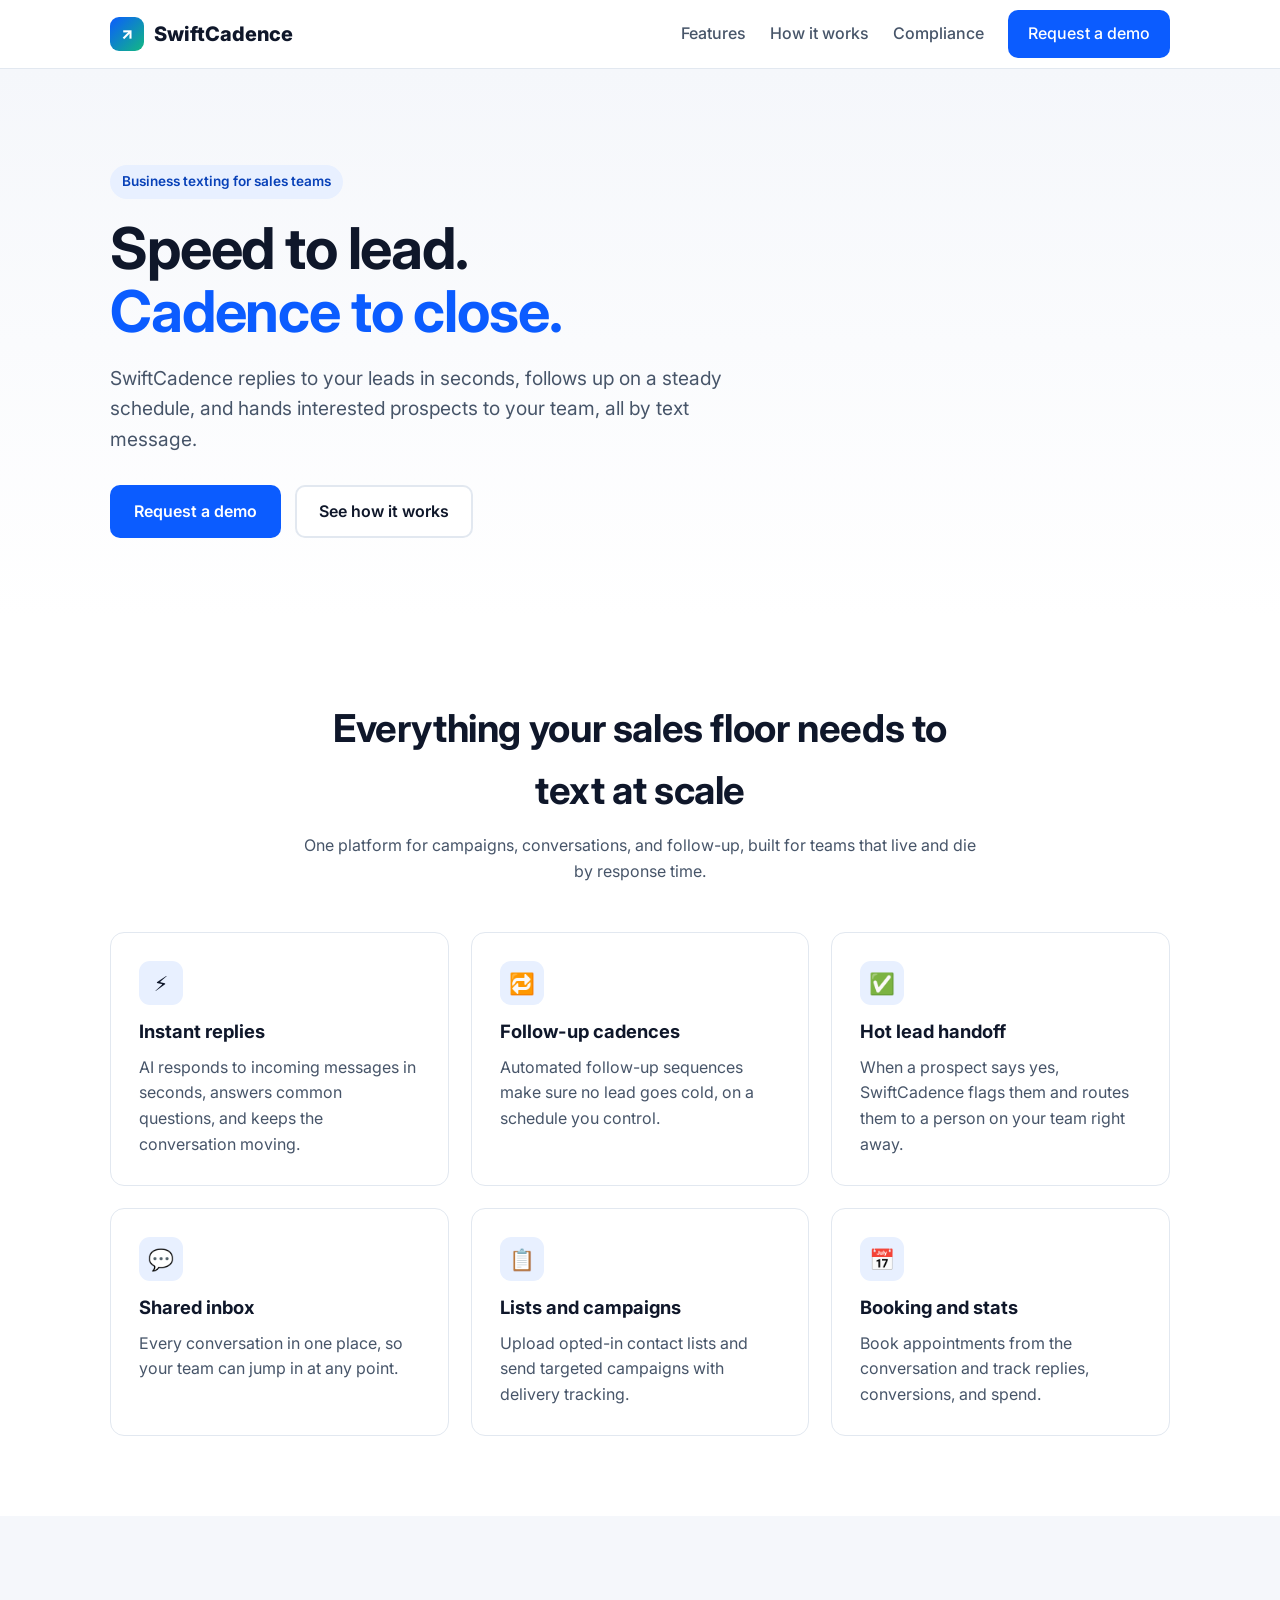
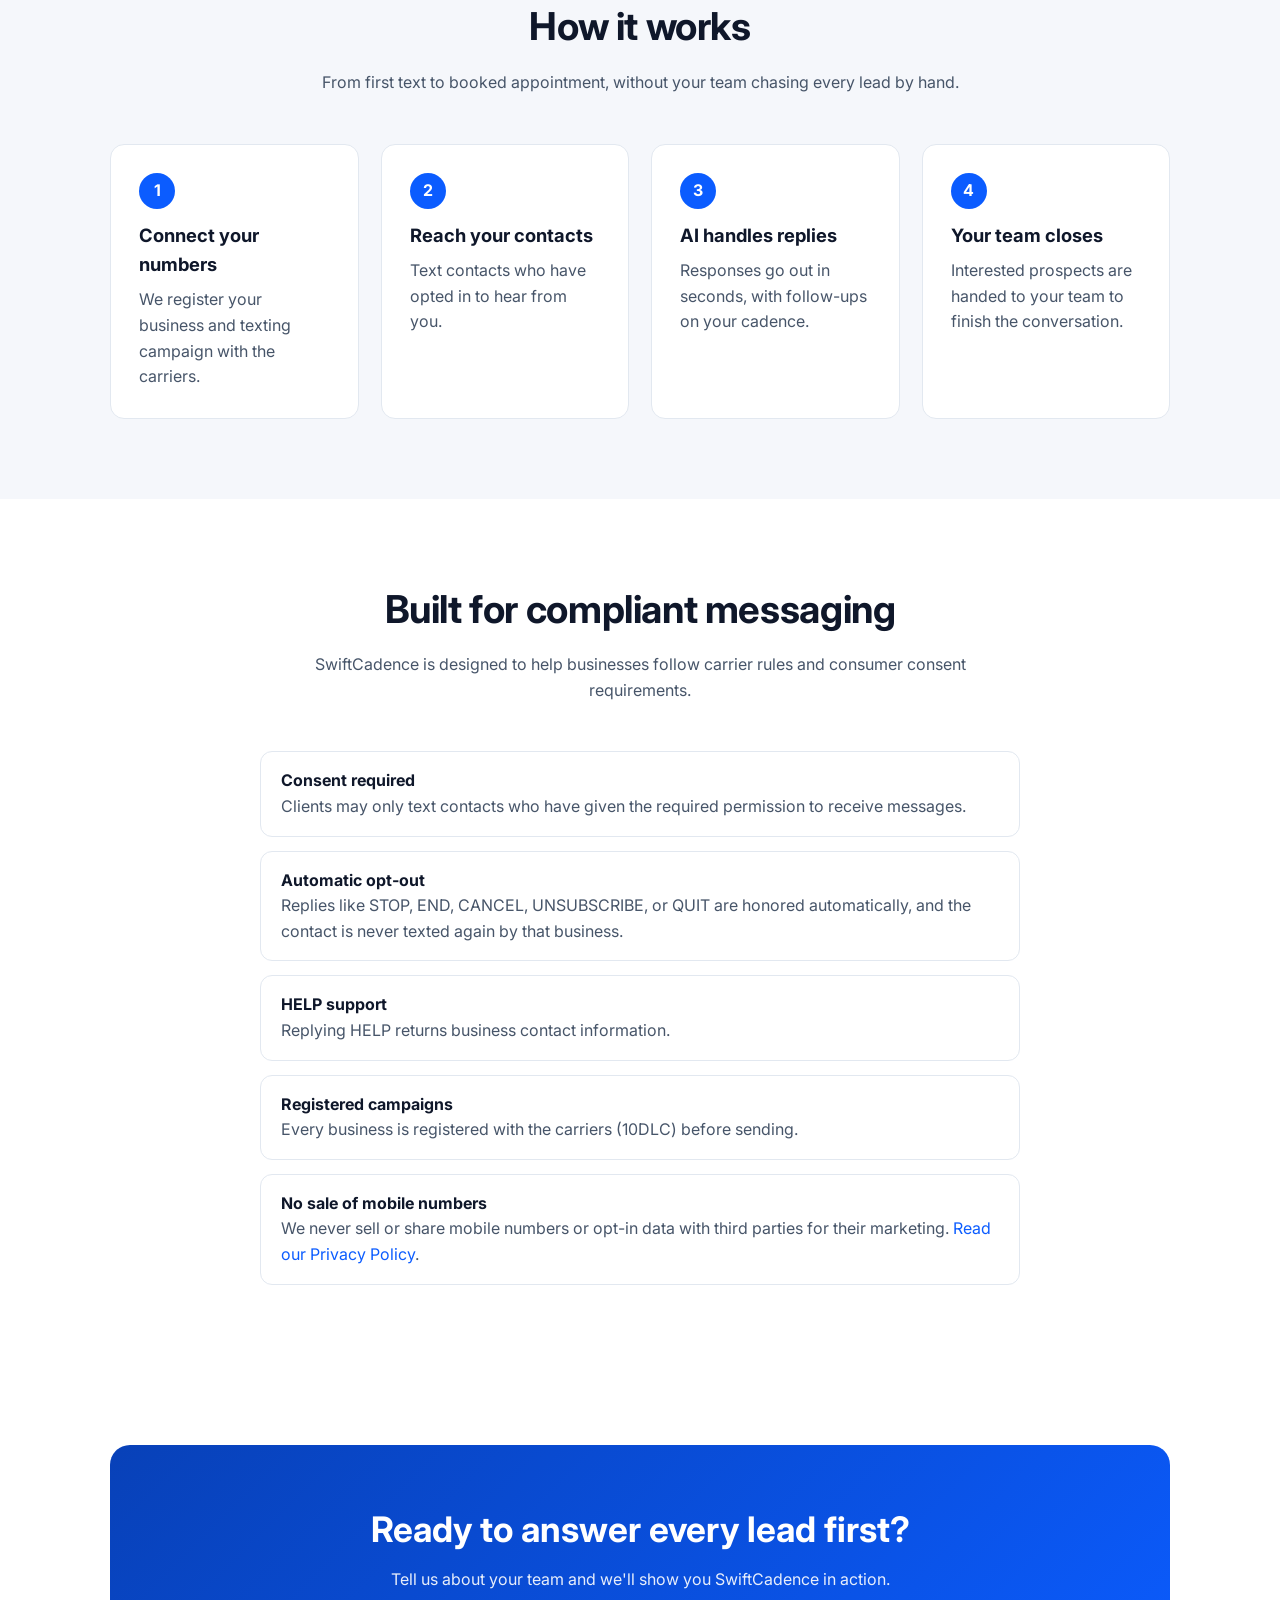
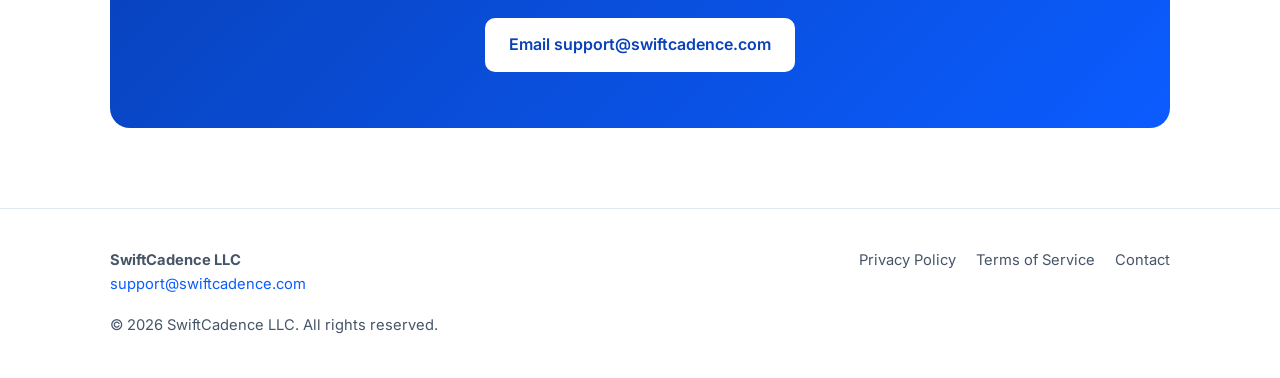
<file: SwiftCadence-website/index.html>
<!DOCTYPE html>
<html lang="en">
<head>
  <meta charset="UTF-8">
  <meta name="viewport" content="width=device-width, initial-scale=1.0">
  <title>SwiftCadence | AI Business Texting and Lead Follow-Up</title>
  <meta name="description" content="SwiftCadence is a business texting platform that replies to leads in seconds, follows up on a steady cadence, and hands interested prospects to your team.">
  <link rel="icon" href="favicon.svg" type="image/svg+xml">
  <link rel="preconnect" href="https://fonts.googleapis.com">
  <link href="https://fonts.googleapis.com/css2?family=Inter:wght@400;500;600;700;800&display=swap" rel="stylesheet">
  <link rel="stylesheet" href="styles.css">
</head>
<body>

  <header class="site-header">
    <div class="container nav">
      <a href="index.html" class="logo"><span class="logo-mark">&#8599;</span>SwiftCadence</a>
      <nav class="nav-links">
        <a href="#features">Features</a>
        <a href="#how">How it works</a>
        <a href="#compliance">Compliance</a>
        <a href="#contact" class="btn btn-primary">Request a demo</a>
      </nav>
    </div>
  </header>

  <main>
    <section class="hero">
      <div class="container">
        <span class="eyebrow">Business texting for sales teams</span>
        <h1>Speed to lead.<br><span>Cadence to close.</span></h1>
        <p class="lead">SwiftCadence replies to your leads in seconds, follows up on a steady schedule, and hands interested prospects to your team, all by text message.</p>
        <div class="hero-cta">
          <a href="#contact" class="btn btn-primary">Request a demo</a>
          <a href="#how" class="btn btn-outline">See how it works</a>
        </div>
      </div>
    </section>

    <section id="features">
      <div class="container">
        <div class="section-title">
          <h2>Everything your sales floor needs to text at scale</h2>
          <p>One platform for campaigns, conversations, and follow-up, built for teams that live and die by response time.</p>
        </div>
        <div class="grid grid-3">
          <div class="card">
            <div class="icon">&#9889;</div>
            <h3>Instant replies</h3>
            <p>AI responds to incoming messages in seconds, answers common questions, and keeps the conversation moving.</p>
          </div>
          <div class="card">
            <div class="icon">&#128257;</div>
            <h3>Follow-up cadences</h3>
            <p>Automated follow-up sequences make sure no lead goes cold, on a schedule you control.</p>
          </div>
          <div class="card">
            <div class="icon">&#9989;</div>
            <h3>Hot lead handoff</h3>
            <p>When a prospect says yes, SwiftCadence flags them and routes them to a person on your team right away.</p>
          </div>
          <div class="card">
            <div class="icon">&#128172;</div>
            <h3>Shared inbox</h3>
            <p>Every conversation in one place, so your team can jump in at any point.</p>
          </div>
          <div class="card">
            <div class="icon">&#128203;</div>
            <h3>Lists and campaigns</h3>
            <p>Upload opted-in contact lists and send targeted campaigns with delivery tracking.</p>
          </div>
          <div class="card">
            <div class="icon">&#128197;</div>
            <h3>Booking and stats</h3>
            <p>Book appointments from the conversation and track replies, conversions, and spend.</p>
          </div>
        </div>
      </div>
    </section>

    <section id="how" class="section-soft">
      <div class="container">
        <div class="section-title">
          <h2>How it works</h2>
          <p>From first text to booked appointment, without your team chasing every lead by hand.</p>
        </div>
        <div class="grid grid-4">
          <div class="card">
            <div class="step-num">1</div>
            <h3>Connect your numbers</h3>
            <p>We register your business and texting campaign with the carriers.</p>
          </div>
          <div class="card">
            <div class="step-num">2</div>
            <h3>Reach your contacts</h3>
            <p>Text contacts who have opted in to hear from you.</p>
          </div>
          <div class="card">
            <div class="step-num">3</div>
            <h3>AI handles replies</h3>
            <p>Responses go out in seconds, with follow-ups on your cadence.</p>
          </div>
          <div class="card">
            <div class="step-num">4</div>
            <h3>Your team closes</h3>
            <p>Interested prospects are handed to your team to finish the conversation.</p>
          </div>
        </div>
      </div>
    </section>

    <section id="compliance">
      <div class="container">
        <div class="section-title">
          <h2>Built for compliant messaging</h2>
          <p>SwiftCadence is designed to help businesses follow carrier rules and consumer consent requirements.</p>
        </div>
        <ul class="compliance">
          <li><strong>Consent required</strong><span>Clients may only text contacts who have given the required permission to receive messages.</span></li>
          <li><strong>Automatic opt-out</strong><span>Replies like STOP, END, CANCEL, UNSUBSCRIBE, or QUIT are honored automatically, and the contact is never texted again by that business.</span></li>
          <li><strong>HELP support</strong><span>Replying HELP returns business contact information.</span></li>
          <li><strong>Registered campaigns</strong><span>Every business is registered with the carriers (10DLC) before sending.</span></li>
          <li><strong>No sale of mobile numbers</strong><span>We never sell or share mobile numbers or opt-in data with third parties for their marketing. <a href="privacy.html">Read our Privacy Policy</a>.</span></li>
        </ul>
      </div>
    </section>

    <section id="contact">
      <div class="container">
        <div class="cta-band">
          <h2>Ready to answer every lead first?</h2>
          <p>Tell us about your team and we'll show you SwiftCadence in action.</p>
          <a href="mailto:support@swiftcadence.com?subject=SwiftCadence%20demo%20request" class="btn">Email support@swiftcadence.com</a>
        </div>
      </div>
    </section>
  </main>

  <footer class="site-footer">
    <div class="container footer-grid">
      <div>
        <strong>SwiftCadence LLC</strong><br>
        <a href="mailto:support@swiftcadence.com">support@swiftcadence.com</a>
      </div>
      <div class="footer-links">
        <a href="privacy.html">Privacy Policy</a>
        <a href="terms.html">Terms of Service</a>
        <a href="#contact">Contact</a>
      </div>
    </div>
    <div class="container" style="margin-top:18px;">&copy; 2026 SwiftCadence LLC. All rights reserved.</div>
  </footer>

</body>
</html>
</file>
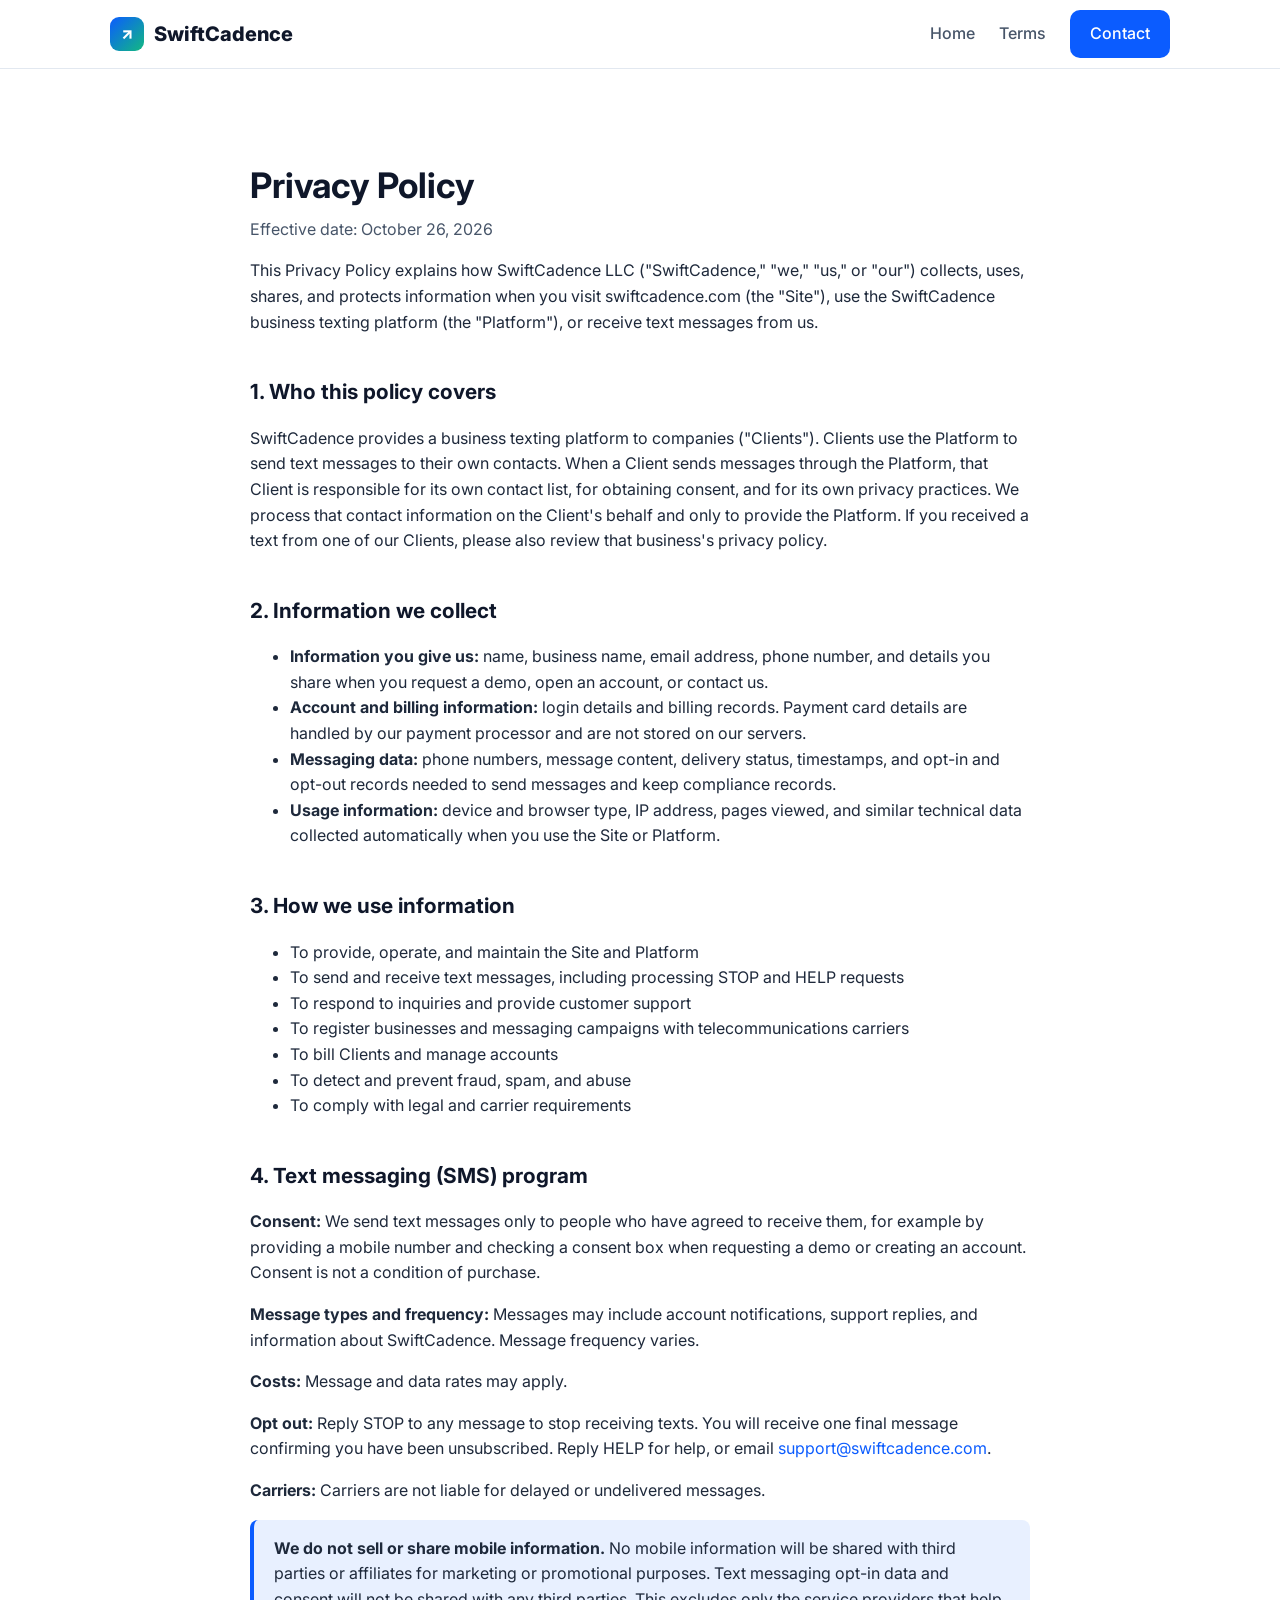
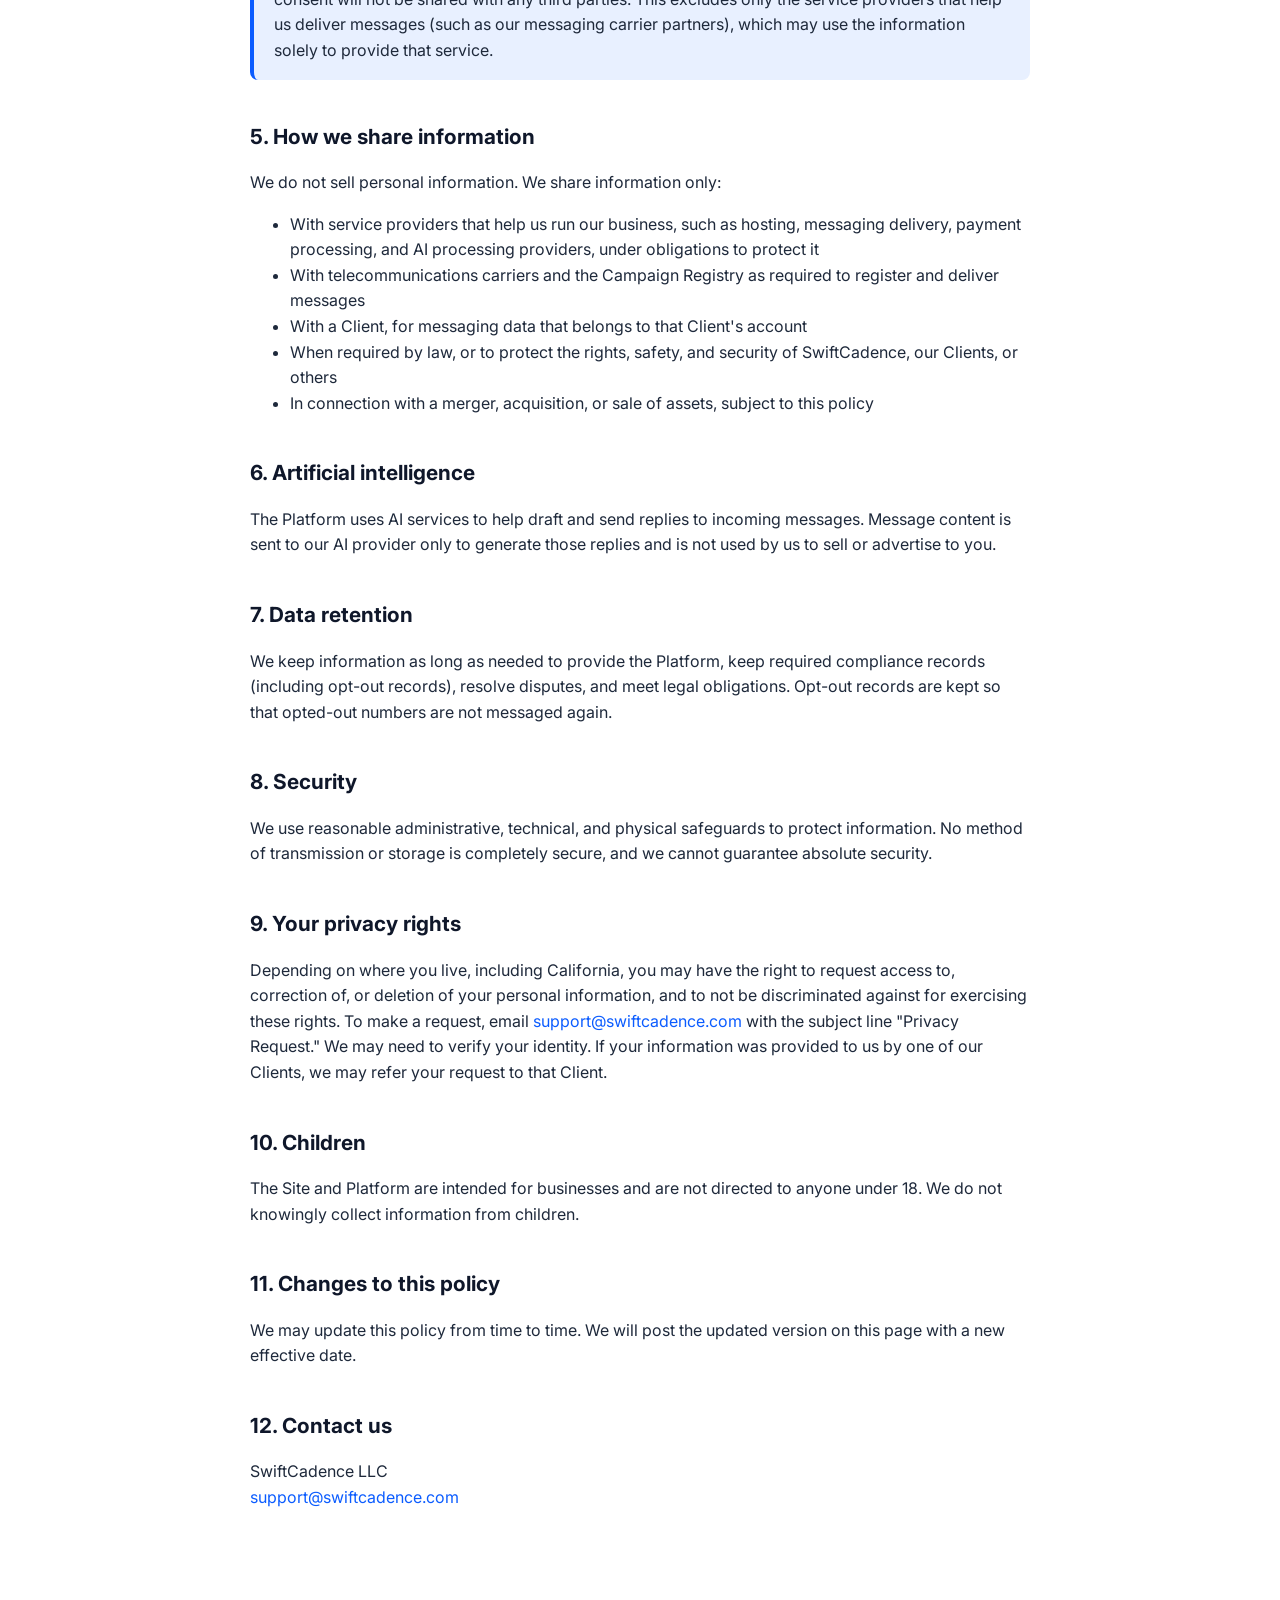
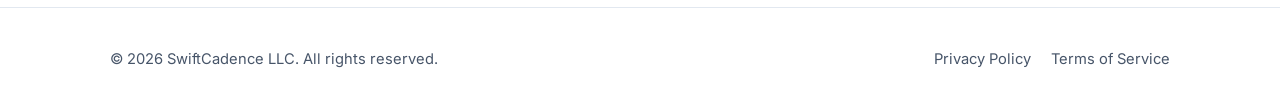
<file: SwiftCadence-website/privacy.html>
<!DOCTYPE html>
<html lang="en">
<head>
  <meta charset="UTF-8">
  <meta name="viewport" content="width=device-width, initial-scale=1.0">
  <title>Privacy Policy | SwiftCadence</title>
  <link rel="icon" href="favicon.svg" type="image/svg+xml">
  <link rel="preconnect" href="https://fonts.googleapis.com">
  <link href="https://fonts.googleapis.com/css2?family=Inter:wght@400;500;600;700;800&display=swap" rel="stylesheet">
  <link rel="stylesheet" href="styles.css">
</head>
<body>

  <header class="site-header">
    <div class="container nav">
      <a href="index.html" class="logo"><span class="logo-mark">&#8599;</span>SwiftCadence</a>
      <nav class="nav-links">
        <a href="index.html">Home</a>
        <a href="terms.html">Terms</a>
        <a href="index.html#contact" class="btn btn-primary">Contact</a>
      </nav>
    </div>
  </header>

  <main class="legal">
    <div class="container">
      <h1>Privacy Policy</h1>
      <p class="updated">Effective date: October 26, 2026</p>

      <p>This Privacy Policy explains how SwiftCadence LLC ("SwiftCadence," "we," "us," or "our") collects, uses, shares, and protects information when you visit swiftcadence.com (the "Site"), use the SwiftCadence business texting platform (the "Platform"), or receive text messages from us.</p>

      <h2>1. Who this policy covers</h2>
      <p>SwiftCadence provides a business texting platform to companies ("Clients"). Clients use the Platform to send text messages to their own contacts. When a Client sends messages through the Platform, that Client is responsible for its own contact list, for obtaining consent, and for its own privacy practices. We process that contact information on the Client's behalf and only to provide the Platform. If you received a text from one of our Clients, please also review that business's privacy policy.</p>

      <h2>2. Information we collect</h2>
      <ul>
        <li><strong>Information you give us:</strong> name, business name, email address, phone number, and details you share when you request a demo, open an account, or contact us.</li>
        <li><strong>Account and billing information:</strong> login details and billing records. Payment card details are handled by our payment processor and are not stored on our servers.</li>
        <li><strong>Messaging data:</strong> phone numbers, message content, delivery status, timestamps, and opt-in and opt-out records needed to send messages and keep compliance records.</li>
        <li><strong>Usage information:</strong> device and browser type, IP address, pages viewed, and similar technical data collected automatically when you use the Site or Platform.</li>
      </ul>

      <h2>3. How we use information</h2>
      <ul>
        <li>To provide, operate, and maintain the Site and Platform</li>
        <li>To send and receive text messages, including processing STOP and HELP requests</li>
        <li>To respond to inquiries and provide customer support</li>
        <li>To register businesses and messaging campaigns with telecommunications carriers</li>
        <li>To bill Clients and manage accounts</li>
        <li>To detect and prevent fraud, spam, and abuse</li>
        <li>To comply with legal and carrier requirements</li>
      </ul>

      <h2>4. Text messaging (SMS) program</h2>
      <p><strong>Consent:</strong> We send text messages only to people who have agreed to receive them, for example by providing a mobile number and checking a consent box when requesting a demo or creating an account. Consent is not a condition of purchase.</p>
      <p><strong>Message types and frequency:</strong> Messages may include account notifications, support replies, and information about SwiftCadence. Message frequency varies.</p>
      <p><strong>Costs:</strong> Message and data rates may apply.</p>
      <p><strong>Opt out:</strong> Reply STOP to any message to stop receiving texts. You will receive one final message confirming you have been unsubscribed. Reply HELP for help, or email <a href="mailto:support@swiftcadence.com">support@swiftcadence.com</a>.</p>
      <p><strong>Carriers:</strong> Carriers are not liable for delayed or undelivered messages.</p>
      <div class="callout">
        <p style="margin:0;"><strong>We do not sell or share mobile information.</strong> No mobile information will be shared with third parties or affiliates for marketing or promotional purposes. Text messaging opt-in data and consent will not be shared with any third parties. This excludes only the service providers that help us deliver messages (such as our messaging carrier partners), which may use the information solely to provide that service.</p>
      </div>

      <h2>5. How we share information</h2>
      <p>We do not sell personal information. We share information only:</p>
      <ul>
        <li>With service providers that help us run our business, such as hosting, messaging delivery, payment processing, and AI processing providers, under obligations to protect it</li>
        <li>With telecommunications carriers and the Campaign Registry as required to register and deliver messages</li>
        <li>With a Client, for messaging data that belongs to that Client's account</li>
        <li>When required by law, or to protect the rights, safety, and security of SwiftCadence, our Clients, or others</li>
        <li>In connection with a merger, acquisition, or sale of assets, subject to this policy</li>
      </ul>

      <h2>6. Artificial intelligence</h2>
      <p>The Platform uses AI services to help draft and send replies to incoming messages. Message content is sent to our AI provider only to generate those replies and is not used by us to sell or advertise to you.</p>

      <h2>7. Data retention</h2>
      <p>We keep information as long as needed to provide the Platform, keep required compliance records (including opt-out records), resolve disputes, and meet legal obligations. Opt-out records are kept so that opted-out numbers are not messaged again.</p>

      <h2>8. Security</h2>
      <p>We use reasonable administrative, technical, and physical safeguards to protect information. No method of transmission or storage is completely secure, and we cannot guarantee absolute security.</p>

      <h2>9. Your privacy rights</h2>
      <p>Depending on where you live, including California, you may have the right to request access to, correction of, or deletion of your personal information, and to not be discriminated against for exercising these rights. To make a request, email <a href="mailto:support@swiftcadence.com">support@swiftcadence.com</a> with the subject line "Privacy Request." We may need to verify your identity. If your information was provided to us by one of our Clients, we may refer your request to that Client.</p>

      <h2>10. Children</h2>
      <p>The Site and Platform are intended for businesses and are not directed to anyone under 18. We do not knowingly collect information from children.</p>

      <h2>11. Changes to this policy</h2>
      <p>We may update this policy from time to time. We will post the updated version on this page with a new effective date.</p>

      <h2>12. Contact us</h2>
      <p>SwiftCadence LLC<br><a href="mailto:support@swiftcadence.com">support@swiftcadence.com</a></p>
    </div>
  </main>

  <footer class="site-footer">
    <div class="container footer-grid">
      <div>&copy; 2026 SwiftCadence LLC. All rights reserved.</div>
      <div class="footer-links">
        <a href="privacy.html">Privacy Policy</a>
        <a href="terms.html">Terms of Service</a>
      </div>
    </div>
  </footer>

</body>
</html>
</file>
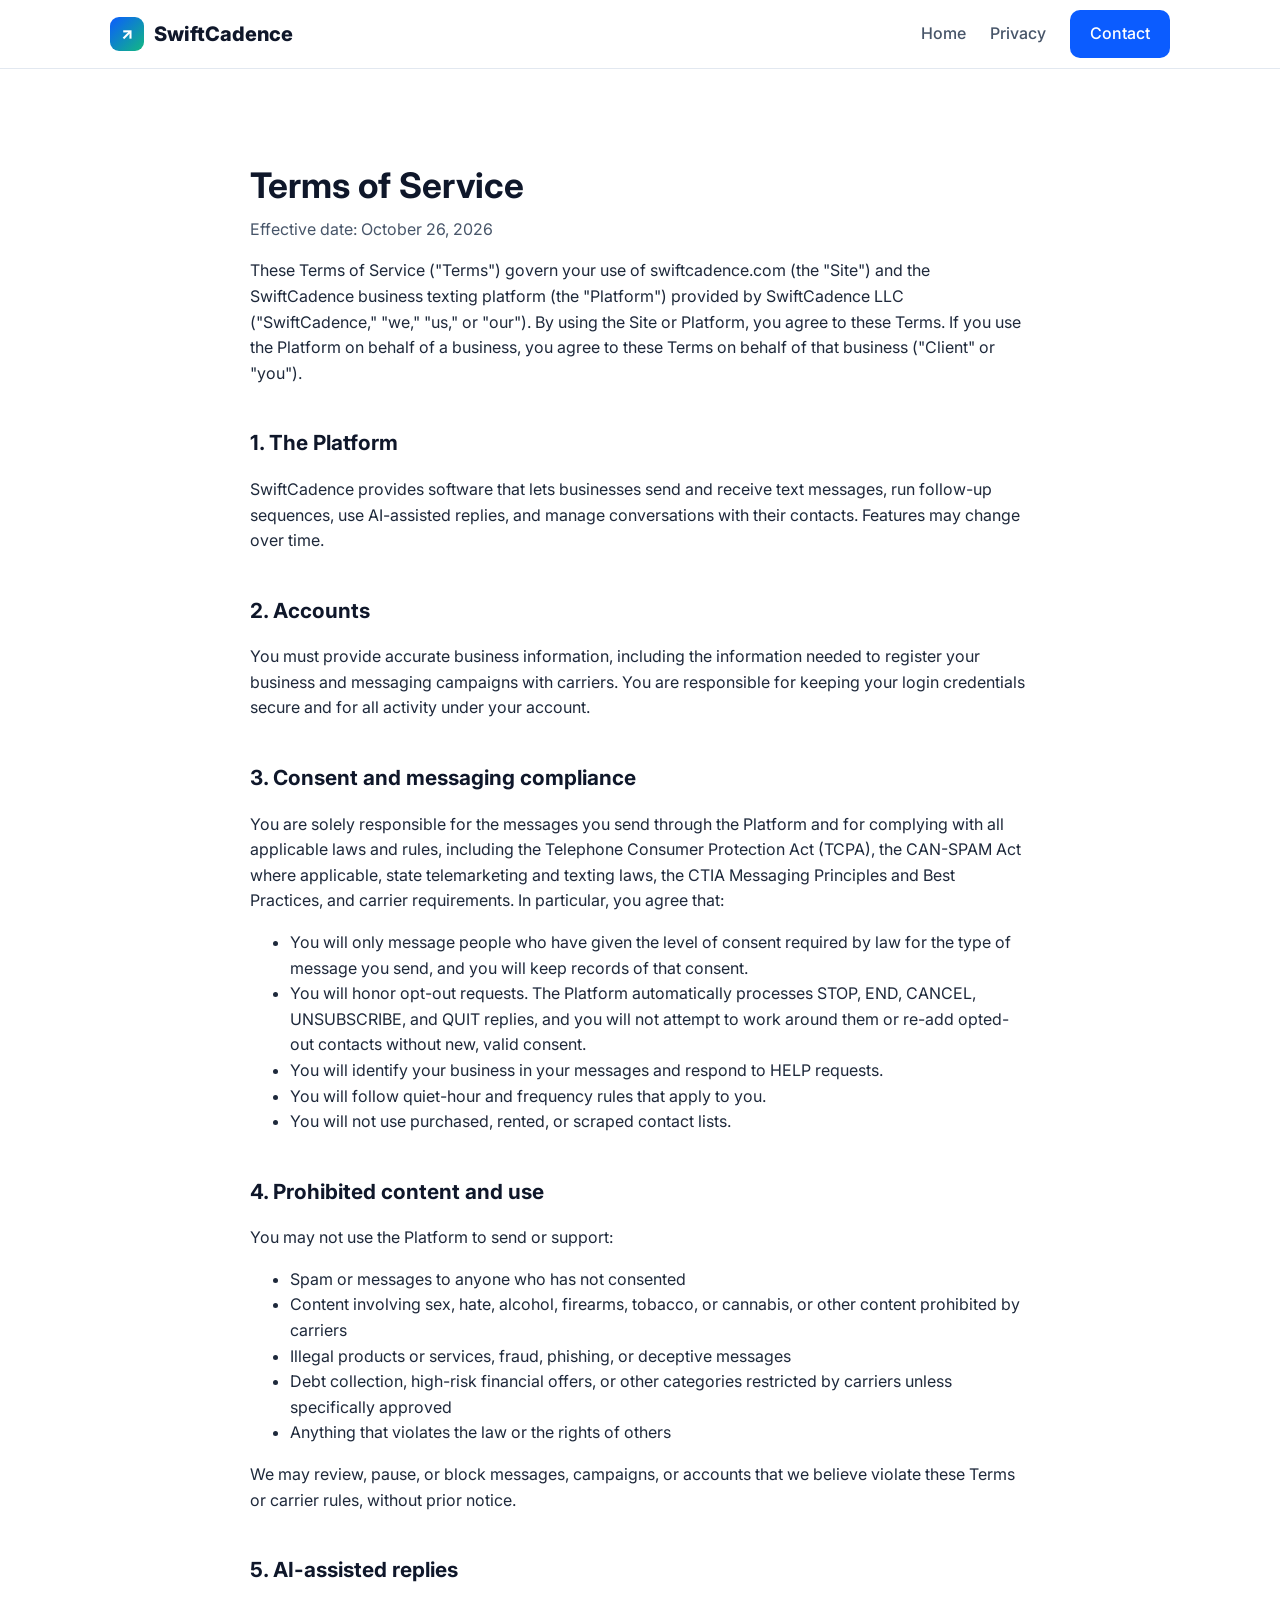
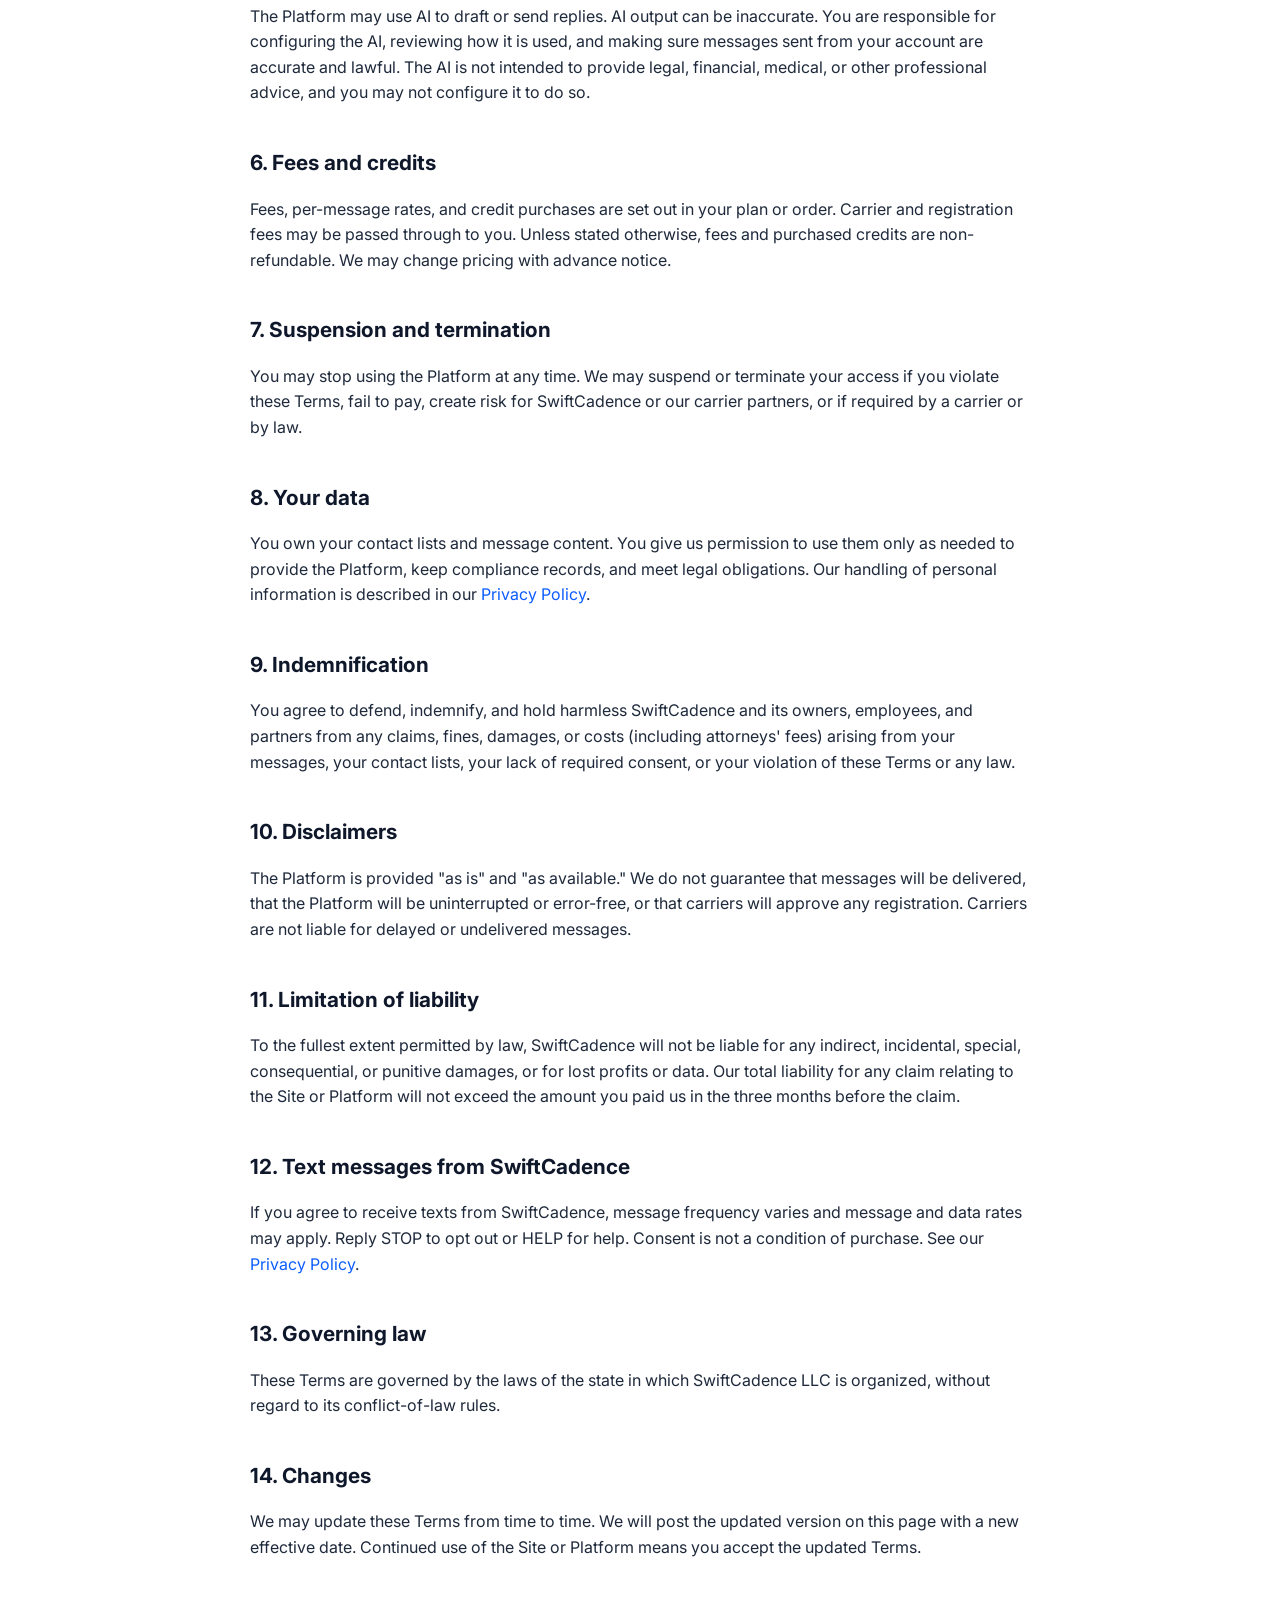
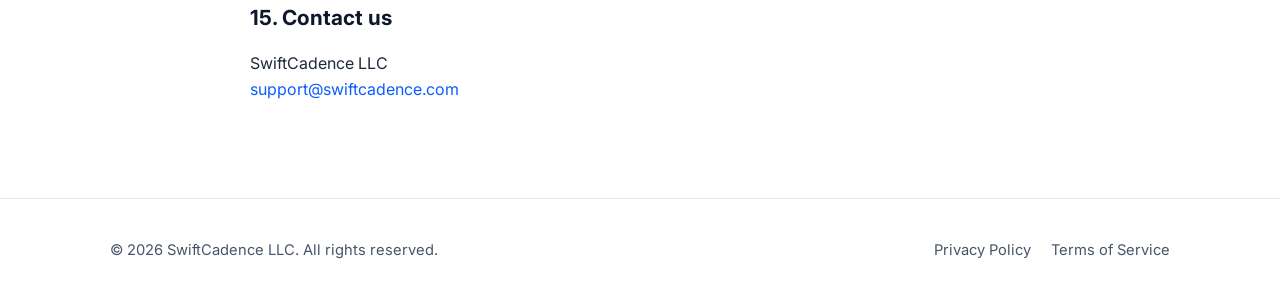
<file: SwiftCadence-website/terms.html>
<!DOCTYPE html>
<html lang="en">
<head>
  <meta charset="UTF-8">
  <meta name="viewport" content="width=device-width, initial-scale=1.0">
  <title>Terms of Service | SwiftCadence</title>
  <link rel="icon" href="favicon.svg" type="image/svg+xml">
  <link rel="preconnect" href="https://fonts.googleapis.com">
  <link href="https://fonts.googleapis.com/css2?family=Inter:wght@400;500;600;700;800&display=swap" rel="stylesheet">
  <link rel="stylesheet" href="styles.css">
</head>
<body>

  <header class="site-header">
    <div class="container nav">
      <a href="index.html" class="logo"><span class="logo-mark">&#8599;</span>SwiftCadence</a>
      <nav class="nav-links">
        <a href="index.html">Home</a>
        <a href="privacy.html">Privacy</a>
        <a href="index.html#contact" class="btn btn-primary">Contact</a>
      </nav>
    </div>
  </header>

  <main class="legal">
    <div class="container">
      <h1>Terms of Service</h1>
      <p class="updated">Effective date: October 26, 2026</p>

      <p>These Terms of Service ("Terms") govern your use of swiftcadence.com (the "Site") and the SwiftCadence business texting platform (the "Platform") provided by SwiftCadence LLC ("SwiftCadence," "we," "us," or "our"). By using the Site or Platform, you agree to these Terms. If you use the Platform on behalf of a business, you agree to these Terms on behalf of that business ("Client" or "you").</p>

      <h2>1. The Platform</h2>
      <p>SwiftCadence provides software that lets businesses send and receive text messages, run follow-up sequences, use AI-assisted replies, and manage conversations with their contacts. Features may change over time.</p>

      <h2>2. Accounts</h2>
      <p>You must provide accurate business information, including the information needed to register your business and messaging campaigns with carriers. You are responsible for keeping your login credentials secure and for all activity under your account.</p>

      <h2>3. Consent and messaging compliance</h2>
      <p>You are solely responsible for the messages you send through the Platform and for complying with all applicable laws and rules, including the Telephone Consumer Protection Act (TCPA), the CAN-SPAM Act where applicable, state telemarketing and texting laws, the CTIA Messaging Principles and Best Practices, and carrier requirements. In particular, you agree that:</p>
      <ul>
        <li>You will only message people who have given the level of consent required by law for the type of message you send, and you will keep records of that consent.</li>
        <li>You will honor opt-out requests. The Platform automatically processes STOP, END, CANCEL, UNSUBSCRIBE, and QUIT replies, and you will not attempt to work around them or re-add opted-out contacts without new, valid consent.</li>
        <li>You will identify your business in your messages and respond to HELP requests.</li>
        <li>You will follow quiet-hour and frequency rules that apply to you.</li>
        <li>You will not use purchased, rented, or scraped contact lists.</li>
      </ul>

      <h2>4. Prohibited content and use</h2>
      <p>You may not use the Platform to send or support:</p>
      <ul>
        <li>Spam or messages to anyone who has not consented</li>
        <li>Content involving sex, hate, alcohol, firearms, tobacco, or cannabis, or other content prohibited by carriers</li>
        <li>Illegal products or services, fraud, phishing, or deceptive messages</li>
        <li>Debt collection, high-risk financial offers, or other categories restricted by carriers unless specifically approved</li>
        <li>Anything that violates the law or the rights of others</li>
      </ul>
      <p>We may review, pause, or block messages, campaigns, or accounts that we believe violate these Terms or carrier rules, without prior notice.</p>

      <h2>5. AI-assisted replies</h2>
      <p>The Platform may use AI to draft or send replies. AI output can be inaccurate. You are responsible for configuring the AI, reviewing how it is used, and making sure messages sent from your account are accurate and lawful. The AI is not intended to provide legal, financial, medical, or other professional advice, and you may not configure it to do so.</p>

      <h2>6. Fees and credits</h2>
      <p>Fees, per-message rates, and credit purchases are set out in your plan or order. Carrier and registration fees may be passed through to you. Unless stated otherwise, fees and purchased credits are non-refundable. We may change pricing with advance notice.</p>

      <h2>7. Suspension and termination</h2>
      <p>You may stop using the Platform at any time. We may suspend or terminate your access if you violate these Terms, fail to pay, create risk for SwiftCadence or our carrier partners, or if required by a carrier or by law.</p>

      <h2>8. Your data</h2>
      <p>You own your contact lists and message content. You give us permission to use them only as needed to provide the Platform, keep compliance records, and meet legal obligations. Our handling of personal information is described in our <a href="privacy.html">Privacy Policy</a>.</p>

      <h2>9. Indemnification</h2>
      <p>You agree to defend, indemnify, and hold harmless SwiftCadence and its owners, employees, and partners from any claims, fines, damages, or costs (including attorneys' fees) arising from your messages, your contact lists, your lack of required consent, or your violation of these Terms or any law.</p>

      <h2>10. Disclaimers</h2>
      <p>The Platform is provided "as is" and "as available." We do not guarantee that messages will be delivered, that the Platform will be uninterrupted or error-free, or that carriers will approve any registration. Carriers are not liable for delayed or undelivered messages.</p>

      <h2>11. Limitation of liability</h2>
      <p>To the fullest extent permitted by law, SwiftCadence will not be liable for any indirect, incidental, special, consequential, or punitive damages, or for lost profits or data. Our total liability for any claim relating to the Site or Platform will not exceed the amount you paid us in the three months before the claim.</p>

      <h2>12. Text messages from SwiftCadence</h2>
      <p>If you agree to receive texts from SwiftCadence, message frequency varies and message and data rates may apply. Reply STOP to opt out or HELP for help. Consent is not a condition of purchase. See our <a href="privacy.html">Privacy Policy</a>.</p>

      <h2>13. Governing law</h2>
      <p>These Terms are governed by the laws of the state in which SwiftCadence LLC is organized, without regard to its conflict-of-law rules.</p>

      <h2>14. Changes</h2>
      <p>We may update these Terms from time to time. We will post the updated version on this page with a new effective date. Continued use of the Site or Platform means you accept the updated Terms.</p>

      <h2>15. Contact us</h2>
      <p>SwiftCadence LLC<br><a href="mailto:support@swiftcadence.com">support@swiftcadence.com</a></p>
    </div>
  </main>

  <footer class="site-footer">
    <div class="container footer-grid">
      <div>&copy; 2026 SwiftCadence LLC. All rights reserved.</div>
      <div class="footer-links">
        <a href="privacy.html">Privacy Policy</a>
        <a href="terms.html">Terms of Service</a>
      </div>
    </div>
  </footer>

</body>
</html>
</file>
<file: SwiftCadence-website/styles.css>
:root {
  --bg: #ffffff;
  --bg-soft: #f5f7fb;
  --text: #0f172a;
  --muted: #475569;
  --brand: #0b5cff;
  --brand-dark: #0841b8;
  --accent: #12b981;
  --border: #e2e8f0;
  --radius: 14px;
  --max: 1100px;
}

* { box-sizing: border-box; }

html { scroll-behavior: smooth; }

body {
  margin: 0;
  font-family: "Inter", system-ui, -apple-system, "Segoe UI", Roboto, sans-serif;
  color: var(--text);
  background: var(--bg);
  line-height: 1.6;
}

a { color: var(--brand); text-decoration: none; }
a:hover { text-decoration: underline; }

.container { max-width: var(--max); margin: 0 auto; padding: 0 20px; }

/* Header */
.site-header {
  position: sticky; top: 0; z-index: 10;
  background: rgba(255, 255, 255, 0.92);
  backdrop-filter: blur(8px);
  border-bottom: 1px solid var(--border);
}
.nav { display: flex; align-items: center; justify-content: space-between; height: 68px; }
.logo { display: flex; align-items: center; gap: 10px; font-weight: 800; font-size: 1.25rem; color: var(--text); }
.logo:hover { text-decoration: none; }
.logo-mark {
  width: 34px; height: 34px; border-radius: 9px;
  background: linear-gradient(135deg, var(--brand), var(--accent));
  display: grid; place-items: center; color: #fff; font-size: 1rem;
}
.nav-links { display: flex; gap: 24px; align-items: center; }
.nav-links a { color: var(--muted); font-weight: 500; }
.nav-links a:hover { color: var(--text); text-decoration: none; }
.nav-links a.btn-primary, .nav-links a.btn-primary:hover { color: #fff; }

.btn {
  display: inline-block; padding: 12px 22px; border-radius: 10px;
  font-weight: 600; border: 2px solid transparent; transition: background 0.15s;
}
.btn:hover { text-decoration: none; }
.btn-primary { background: var(--brand); color: #fff; }
.btn-primary:hover { background: var(--brand-dark); }
.btn-outline { border-color: var(--border); color: var(--text); background: #fff; }
.btn-outline:hover { border-color: var(--brand); }
.nav .btn { padding: 9px 18px; }

/* Hero */
.hero { padding: 96px 0 80px; background: linear-gradient(180deg, var(--bg-soft), var(--bg)); }
.eyebrow {
  display: inline-block; padding: 6px 12px; border-radius: 999px;
  background: #e8f0ff; color: var(--brand-dark); font-weight: 600; font-size: 0.85rem;
}
.hero h1 { font-size: clamp(2.2rem, 5vw, 3.6rem); line-height: 1.1; margin: 18px 0; letter-spacing: -0.02em; }
.hero h1 span { color: var(--brand); }
.hero p.lead { font-size: 1.2rem; color: var(--muted); max-width: 640px; }
.hero-cta { display: flex; gap: 14px; flex-wrap: wrap; margin-top: 30px; }

/* Sections */
section { padding: 80px 0; }
.section-soft { background: var(--bg-soft); }
.section-title { text-align: center; max-width: 680px; margin: 0 auto 48px; }
.section-title h2 { font-size: clamp(1.7rem, 3.5vw, 2.4rem); margin: 0 0 12px; letter-spacing: -0.01em; }
.section-title p { color: var(--muted); margin: 0; }

.grid { display: grid; gap: 22px; }
.grid-3 { grid-template-columns: repeat(auto-fit, minmax(260px, 1fr)); }
.grid-4 { grid-template-columns: repeat(auto-fit, minmax(220px, 1fr)); }

.card {
  background: #fff; border: 1px solid var(--border); border-radius: var(--radius);
  padding: 28px;
}
.card h3 { margin: 12px 0 8px; font-size: 1.15rem; }
.card p { margin: 0; color: var(--muted); }
.icon {
  width: 44px; height: 44px; border-radius: 11px; background: #e8f0ff;
  display: grid; place-items: center; font-size: 1.3rem;
}

.step-num {
  width: 36px; height: 36px; border-radius: 50%; background: var(--brand); color: #fff;
  display: grid; place-items: center; font-weight: 700;
}

.compliance { display: grid; gap: 14px; max-width: 760px; margin: 0 auto; padding: 0; list-style: none; }
.compliance li { background: #fff; border: 1px solid var(--border); border-radius: 12px; padding: 16px 20px; }
.compliance li strong { display: block; }
.compliance li span { color: var(--muted); }

/* CTA */
.cta-band {
  background: linear-gradient(135deg, var(--brand-dark), var(--brand));
  color: #fff; border-radius: 20px; padding: 56px 32px; text-align: center;
}
.cta-band h2 { margin: 0 0 10px; font-size: clamp(1.6rem, 3vw, 2.2rem); }
.cta-band p { margin: 0 0 26px; opacity: 0.9; }
.cta-band .btn { background: #fff; color: var(--brand-dark); }

/* Footer */
.site-footer { border-top: 1px solid var(--border); padding: 40px 0; color: var(--muted); font-size: 0.92rem; }
.footer-grid { display: flex; flex-wrap: wrap; justify-content: space-between; gap: 20px; }
.footer-links { display: flex; gap: 20px; flex-wrap: wrap; }
.footer-links a { color: var(--muted); }

/* Legal pages */
.legal { padding: 64px 0 80px; }
.legal .container { max-width: 820px; }
.legal h1 { font-size: 2.2rem; margin-bottom: 4px; }
.legal .updated { color: var(--muted); margin-top: 0; }
.legal h2 { margin-top: 40px; font-size: 1.3rem; }
.legal p, .legal li { color: #1e293b; }
.legal .callout {
  background: #e8f0ff; border-left: 4px solid var(--brand); padding: 16px 20px; border-radius: 8px;
}

@media (max-width: 720px) {
  .nav-links a:not(.btn) { display: none; }
  .hero { padding: 64px 0 56px; }
  section { padding: 60px 0; }
}
</file>
